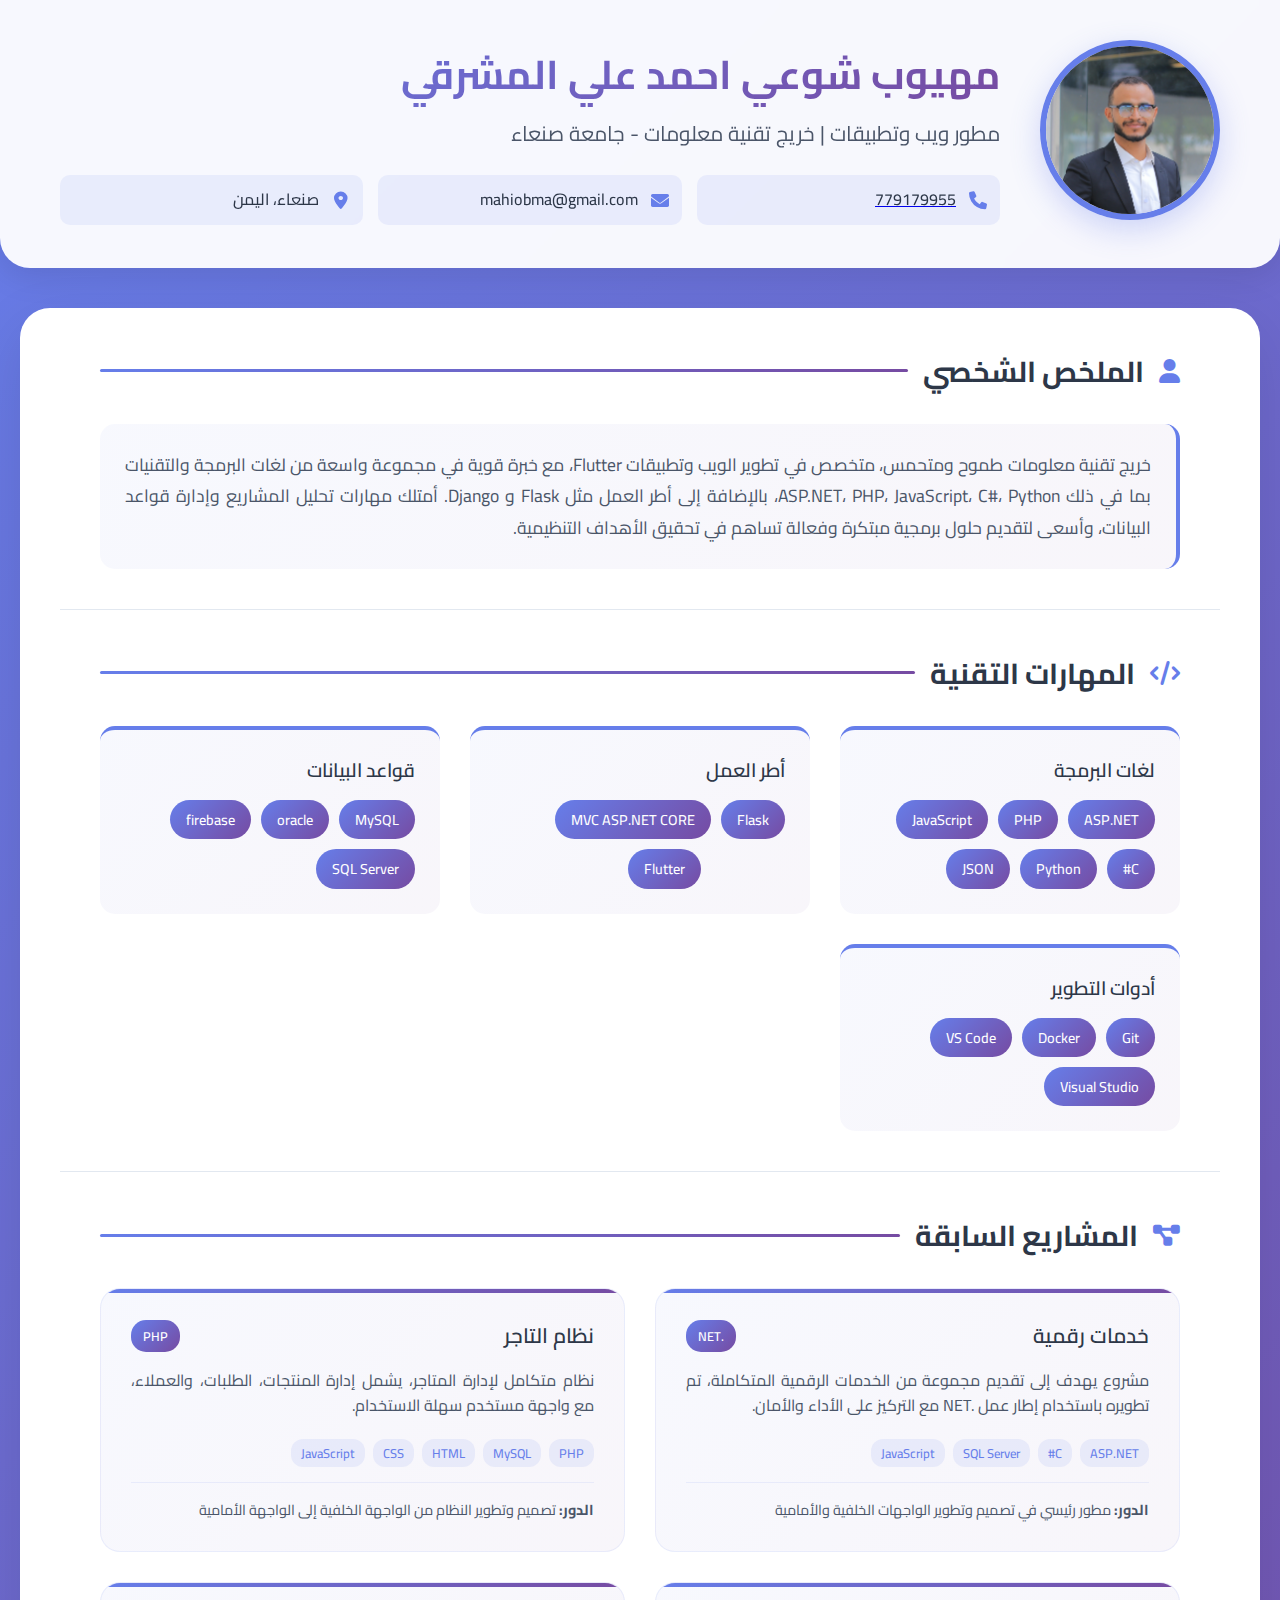
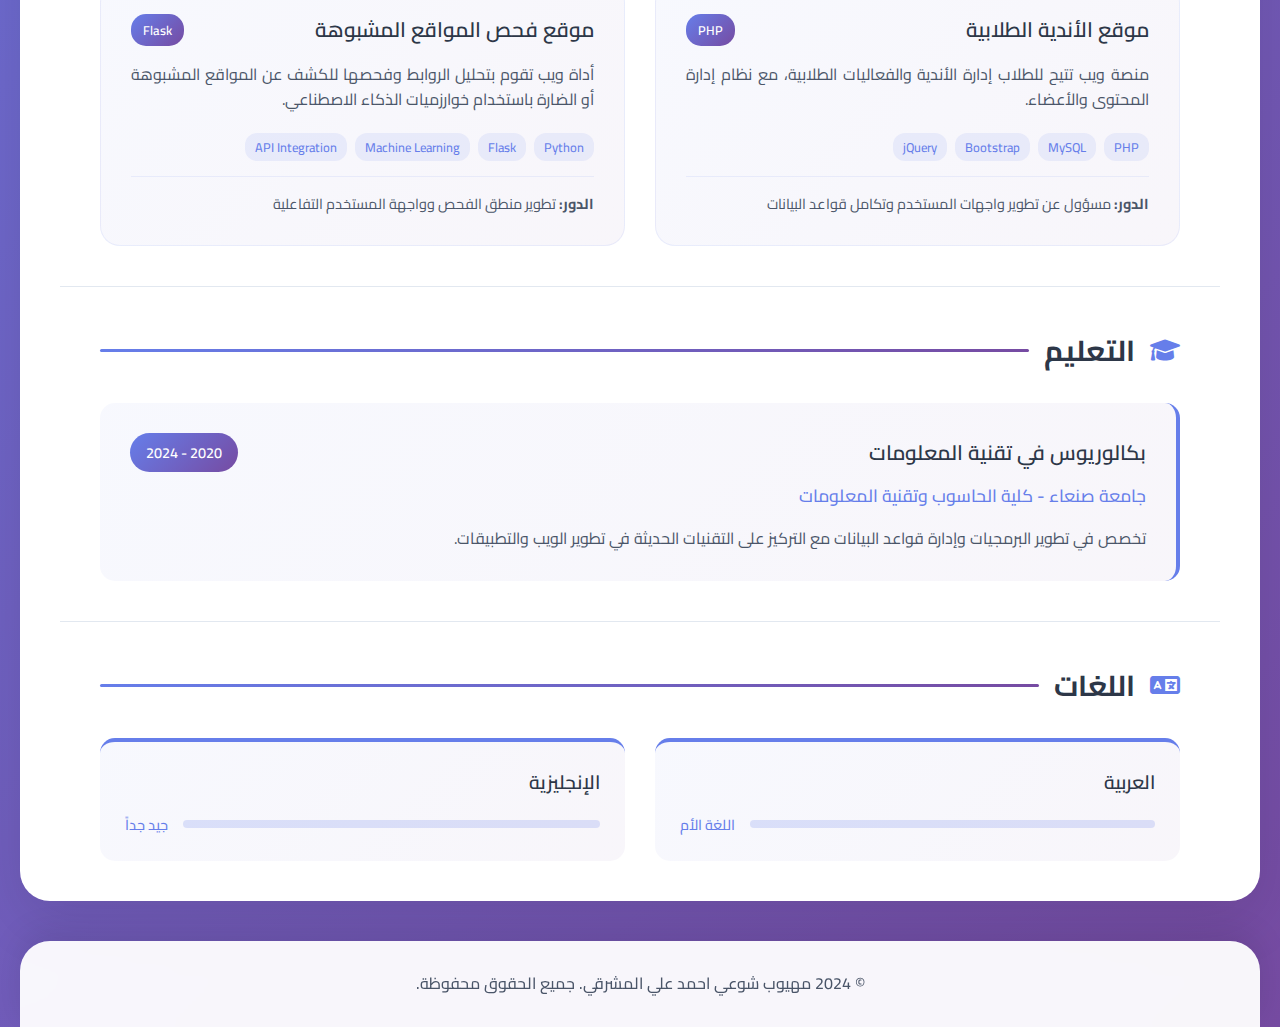
<file: index.html>
<!DOCTYPE html>
<html lang="ar" dir="rtl">
<head>
    <meta charset="UTF-8">
    <meta name="viewport" content="width=device-width, initial-scale=1.0">
    <meta name="google-site-verification" content="qbHo3qVWKmdDczbx-R2S_lJxfpfsizQJRcDN9Hz7ahE" />
    <meta name="description" content="السيرة الذاتية لمهيوب شوعي أحمد علي المشرقي، مطور ويب وتقنية معلومات.">
<meta name="keywords" content="مهيوب المشرقي, السيرة الذاتية, مهوب شوعي أحمد علي المشرقي, CV, mahyoub almashreqi">
<meta name="author" content="مهيوب شوعي أحمد علي المشرقي">
    <title>مهيوب شوعي احمد علي المشرقي - السيرة الذاتية</title>
    <link rel="stylesheet" href="styles.css">
    <link href="https://fonts.googleapis.com/css2?family=Cairo:wght@300;400;600;700&display=swap" rel="stylesheet">
    <link rel="stylesheet" href="https://cdnjs.cloudflare.com/ajax/libs/font-awesome/6.0.0/css/all.min.css">
</head>
<body>
    <!-- Header Section -->
    <header class="header">
        <div class="container">
            <div class="profile-section">
                <div class="profile-image-container">
    <img src="profile-placeholder.jpg" 
         alt="مهيوب شوعي احمد علي المشرقي" 
         class="profile-image">
    <div class="image-overlay"> 
    </div>
</div>
                <div class="profile-info">
                    <h1 class="name">مهيوب شوعي احمد علي المشرقي</h1>
                    <h2 class="title"> مطور ويب وتطبيقات | خريج تقنية معلومات - جامعة صنعاء</h2>
                    <div class="contact-info">
    <div class="contact-item">
    <i class="fas fa-phone"></i>
    <a href="https://wa.me/967779179955" target="_blank">
        <span>779179955</span>
    </a>
</div>


                        <div class="contact-item">
                            <i class="fas fa-envelope"></i>
                            <span>mahiobma@gmail.com</span>
                        </div>
                        <div class="contact-item">
                            <i class="fas fa-map-marker-alt"></i>
                            <span>صنعاء، اليمن</span>
                        </div>
                    </div>
                </div>
            </div>
        </div>
    </header>

    <!-- Main Content -->
    <main class="main-content">
        <div class="container">
            <!-- Summary Section -->
            <section class="section summary-section">
                <h3 class="section-title">
                    <i class="fas fa-user"></i>
                    الملخص الشخصي
                </h3>
                <div class="section-content">
                    <p class="summary-text">
                        خريج تقنية معلومات طموح ومتحمس، متخصص في تطوير الويب وتطبيقات Flutter، مع خبرة قوية في مجموعة واسعة من لغات البرمجة والتقنيات بما في ذلك ASP.NET، PHP، JavaScript، C#، Python، بالإضافة إلى أطر العمل مثل Flask و Django. أمتلك مهارات تحليل المشاريع وإدارة قواعد البيانات، وأسعى لتقديم حلول برمجية مبتكرة وفعالة تساهم في تحقيق الأهداف التنظيمية.
                    </p>
                </div>
            </section>

            <!-- Skills Section -->
            <section class="section skills-section">
                <h3 class="section-title">
                    <i class="fas fa-code"></i>
                    المهارات التقنية
                </h3>
                <div class="section-content">
                    <div class="skills-grid">
                        <div class="skill-category">
                            <h4>لغات البرمجة</h4>
                            <div class="skills-list">
                                <span class="skill-tag">ASP.NET</span>
                                <span class="skill-tag">PHP</span>
                                <span class="skill-tag">JavaScript</span>
                                <span class="skill-tag">C#</span>
                                <span class="skill-tag">Python</span>
                                <span class="skill-tag">JSON</span>
                            </div>
                        </div>
                        <div class="skill-category">
                            <h4>أطر العمل</h4>
                            <div class="skills-list">
                                <span class="skill-tag">Flask</span>
                                <span class="skill-tag">MVC ASP.NET CORE</span>

                                <span class="skill-tag">Django</span>
                                <span class="skill-tag">Flutter</span>
                            </div>
                        </div>
                        <div class="skill-category">
                            <h4>قواعد البيانات</h4>
                            <div class="skills-list">
                                <span class="skill-tag">MySQL</span>
                                <span class="skill-tag">oracle</span>
                                <span class="skill-tag">firebase</span>
                                <span class="skill-tag">SQL Server</span>
                            </div>
                        </div>
                        <div class="skill-category">
                            <h4>أدوات التطوير</h4>
                            <div class="skills-list">
                                <span class="skill-tag">Git</span>
                                <span class="skill-tag">Docker</span>
                                <span class="skill-tag">VS Code</span>
                                <span class="skill-tag">Visual Studio</span>
                            </div>
                        </div>
                    </div>
                </div>
            </section>

            <!-- Projects Section -->
            <section class="section projects-section">
                <h3 class="section-title">
                    <i class="fas fa-project-diagram"></i>
                    المشاريع السابقة
                </h3>
                <div class="section-content">
                    <div class="projects-grid">
                        <div class="project-card">
                            <div class="project-header">
                                <h4 class="project-title">خدمات رقمية</h4>
                                <div class="project-tech">.NET</div>
                            </div>
                            <p class="project-description">
                                مشروع يهدف إلى تقديم مجموعة من الخدمات الرقمية المتكاملة، تم تطويره باستخدام إطار عمل .NET مع التركيز على الأداء والأمان.
                            </p>
                            <div class="project-technologies">
                                <span class="tech-tag">ASP.NET</span>
                                <span class="tech-tag">C#</span>
                                <span class="tech-tag">SQL Server</span>
                                <span class="tech-tag">JavaScript</span>
                            </div>
                            <div class="project-role">
                                <strong>الدور:</strong> مطور رئيسي في تصميم وتطوير الواجهات الخلفية والأمامية
                            </div>
                        </div>

                        <div class="project-card">
                            <div class="project-header">
                                <h4 class="project-title">نظام التاجر</h4>
                                <div class="project-tech">PHP</div>
                            </div>
                            <p class="project-description">
                                نظام متكامل لإدارة المتاجر، يشمل إدارة المنتجات، الطلبات، والعملاء، مع واجهة مستخدم سهلة الاستخدام.
                            </p>
                            <div class="project-technologies">
                                <span class="tech-tag">PHP</span>
                                <span class="tech-tag">MySQL</span>
                                <span class="tech-tag">HTML</span>
                                <span class="tech-tag">CSS</span>
                                <span class="tech-tag">JavaScript</span>
                            </div>
                            <div class="project-role">
                                <strong>الدور:</strong> تصميم وتطوير النظام من الواجهة الخلفية إلى الواجهة الأمامية
                            </div>
                        </div>

                        <div class="project-card">
                            <div class="project-header">
                                <h4 class="project-title">موقع الأندية الطلابية</h4>
                                <div class="project-tech">PHP</div>
                            </div>
                            <p class="project-description">
                                منصة ويب تتيح للطلاب إدارة الأندية والفعاليات الطلابية، مع نظام إدارة المحتوى والأعضاء.
                            </p>
                            <div class="project-technologies">
                                <span class="tech-tag">PHP</span>
                                <span class="tech-tag">MySQL</span>
                                <span class="tech-tag">Bootstrap</span>
                                <span class="tech-tag">jQuery</span>
                            </div>
                            <div class="project-role">
                                <strong>الدور:</strong> مسؤول عن تطوير واجهات المستخدم وتكامل قواعد البيانات
                            </div>
                        </div>

                        <div class="project-card">
                            <div class="project-header">
                                <h4 class="project-title">موقع فحص المواقع المشبوهة</h4>
                                <div class="project-tech">Flask</div>
                            </div>
                            <p class="project-description">
                                أداة ويب تقوم بتحليل الروابط وفحصها للكشف عن المواقع المشبوهة أو الضارة باستخدام خوارزميات الذكاء الاصطناعي.
                            </p>
                            <div class="project-technologies">
                                <span class="tech-tag">Python</span>
                                <span class="tech-tag">Flask</span>
                                <span class="tech-tag">Machine Learning</span>
                                <span class="tech-tag">API Integration</span>
                            </div>
                            <div class="project-role">
                                <strong>الدور:</strong> تطوير منطق الفحص وواجهة المستخدم التفاعلية
                            </div>
                        </div>
                    </div>
                </div>
            </section>

            <!-- Education Section -->
            <section class="section education-section">
                <h3 class="section-title">
                    <i class="fas fa-graduation-cap"></i>
                    التعليم
                </h3>
                <div class="section-content">
                    <div class="education-item">
                        <div class="education-header">
                            <h4 class="degree">بكالوريوس في تقنية المعلومات</h4>
                            <div class="education-year">2020 - 2024</div>
                        </div>
                        <div class="university">جامعة صنعاء - كلية الحاسوب وتقنية المعلومات</div>
                        <div class="education-details">
                            <p>تخصص في تطوير البرمجيات وإدارة قواعد البيانات مع التركيز على التقنيات الحديثة في تطوير الويب والتطبيقات.</p>
                        </div>
                    </div>
                </div>
            </section>

            <!-- Languages Section -->
            <section class="section languages-section">
                <h3 class="section-title">
                    <i class="fas fa-language"></i>
                    اللغات
                </h3>
                <div class="section-content">
                    <div class="languages-grid">
                        <div class="language-item">
                            <div class="language-name">العربية</div>
                            <div class="language-level">
                                <div class="level-bar">
                                    <div class="level-fill" style="width: 100%"></div>
                                </div>
                                <span class="level-text">اللغة الأم</span>
                            </div>
                        </div>
                        <div class="language-item">
                            <div class="language-name">الإنجليزية</div>
                            <div class="language-level">
                                <div class="level-bar">
                                    <div class="level-fill" style="width: 85%"></div>
                                </div>
                                <span class="level-text">جيد جداً</span>
                            </div>
                        </div>
                    </div>
                </div>
            </section>
        </div>
    </main>

    <!-- Footer -->
    <footer class="footer">
        <div class="container">
            <p>&copy; 2024 مهيوب شوعي احمد علي المشرقي. جميع الحقوق محفوظة.</p>
        </div>
    </footer>

    <script src="script.js"></script>
</body>
</html>
</file>
<file: styles.css>
/* Reset and Base Styles */
* {
    margin: 0;
    padding: 0;
    box-sizing: border-box;
}

body {
    font-family: 'Cairo', sans-serif;
    line-height: 1.6;
    color: #333;
    background: linear-gradient(135deg, #667eea 0%, #764ba2 100%);
    min-height: 100vh;
}

.container {
    max-width: 1200px;
    margin: 0 auto;
    padding: 0 20px;
}

/* Header Styles */
.header {
    background: rgba(255, 255, 255, 0.95);
    backdrop-filter: blur(10px);
    box-shadow: 0 8px 32px rgba(0, 0, 0, 0.1);
    padding: 40px 0;
    margin-bottom: 40px;
    border-radius: 0 0 30px 30px;
}

.profile-section {
    display: flex;
    align-items: center;
    gap: 40px;
    flex-wrap: wrap;
}

.profile-image-container {
    position: relative;
    flex-shrink: 0;
}

.profile-image {
    width: 180px;
    height: 180px;
    border-radius: 50%;
    object-fit: cover;
    border: 6px solid #667eea;
    box-shadow: 0 10px 30px rgba(102, 126, 234, 0.3);
    transition: all 0.3s ease;
}

.profile-image:hover {
    transform: scale(1.05);
    box-shadow: 0 15px 40px rgba(102, 126, 234, 0.4);
}

.image-overlay {
    position: absolute;
    top: 0;
    left: 0;
    right: 0;
    bottom: 0;
    background: rgba(102, 126, 234, 0.8);
    border-radius: 50%;
    display: flex;
    flex-direction: column;
    align-items: center;
    justify-content: center;
    opacity: 0;
    transition: all 0.3s ease;
    cursor: pointer;
    color: white;
}

.profile-image-container:hover .image-overlay {
    opacity: 1;
}

.image-overlay i {
    font-size: 24px;
    margin-bottom: 8px;
}

.image-overlay span {
    font-size: 14px;
    font-weight: 600;
}

.profile-info {
    flex: 1;
    min-width: 300px;
}

.name {
    font-size: 2.5rem;
    font-weight: 700;
    color: #2d3748;
    margin-bottom: 10px;
    background: linear-gradient(135deg, #667eea, #764ba2);
    -webkit-background-clip: text;
    -webkit-text-fill-color: transparent;
    background-clip: text;
}

.title {
    font-size: 1.3rem;
    font-weight: 400;
    color: #4a5568;
    margin-bottom: 25px;
}

.contact-info {
    display: grid;
    grid-template-columns: repeat(auto-fit, minmax(250px, 1fr));
    gap: 15px;
}

.contact-item {
    display: flex;
    align-items: center;
    gap: 12px;
    padding: 12px;
    background: rgba(102, 126, 234, 0.1);
    border-radius: 10px;
    transition: all 0.3s ease;
}

.contact-item:hover {
    background: rgba(102, 126, 234, 0.2);
    transform: translateY(-2px);
}

.contact-item i {
    color: #667eea;
    font-size: 18px;
    width: 20px;
    text-align: center;
}

.contact-item span {
    font-weight: 500;
    color: #2d3748;
}

/* Main Content */
.main-content {
    background: white;
    border-radius: 30px;
    margin: 0 20px 40px;
    box-shadow: 0 20px 60px rgba(0, 0, 0, 0.1);
    overflow: hidden;
}

.section {
    padding: 40px;
    border-bottom: 1px solid #e2e8f0;
}

.section:last-child {
    border-bottom: none;
}

.section-title {
    font-size: 1.8rem;
    font-weight: 700;
    color: #2d3748;
    margin-bottom: 30px;
    display: flex;
    align-items: center;
    gap: 15px;
    position: relative;
}

.section-title::after {
    content: '';
    flex: 1;
    height: 3px;
    background: linear-gradient(135deg, #667eea, #764ba2);
    border-radius: 2px;
}

.section-title i {
    color: #667eea;
    font-size: 24px;
}

.section-content {
    animation: fadeInUp 0.6s ease-out;
}

/* Summary Section */
.summary-text {
    font-size: 1.1rem;
    line-height: 1.8;
    color: #4a5568;
    text-align: justify;
    padding: 25px;
    background: linear-gradient(135deg, rgba(102, 126, 234, 0.05), rgba(118, 75, 162, 0.05));
    border-radius: 15px;
    border-right: 4px solid #667eea;
}

/* Skills Section */
.skills-grid {
    display: grid;
    grid-template-columns: repeat(auto-fit, minmax(280px, 1fr));
    gap: 30px;
}

.skill-category {
    background: linear-gradient(135deg, rgba(102, 126, 234, 0.05), rgba(118, 75, 162, 0.05));
    padding: 25px;
    border-radius: 15px;
    border-top: 4px solid #667eea;
    transition: all 0.3s ease;
}

.skill-category:hover {
    transform: translateY(-5px);
    box-shadow: 0 10px 30px rgba(102, 126, 234, 0.15);
}

.skill-category h4 {
    font-size: 1.2rem;
    font-weight: 600;
    color: #2d3748;
    margin-bottom: 15px;
}

.skills-list {
    display: flex;
    flex-wrap: wrap;
    gap: 10px;
}

.skill-tag {
    background: linear-gradient(135deg, #667eea, #764ba2);
    color: white;
    padding: 8px 16px;
    border-radius: 20px;
    font-size: 0.9rem;
    font-weight: 500;
    transition: all 0.3s ease;
    cursor: pointer;
}

.skill-tag:hover {
    transform: translateY(-2px);
    box-shadow: 0 5px 15px rgba(102, 126, 234, 0.3);
}

/* Projects Section */
.projects-grid {
    display: grid;
    grid-template-columns: repeat(auto-fit, minmax(350px, 1fr));
    gap: 30px;
}

.project-card {
    background: linear-gradient(135deg, rgba(102, 126, 234, 0.05), rgba(118, 75, 162, 0.05));
    border-radius: 20px;
    padding: 30px;
    transition: all 0.3s ease;
    border: 1px solid rgba(102, 126, 234, 0.1);
    position: relative;
    overflow: hidden;
}

.project-card::before {
    content: '';
    position: absolute;
    top: 0;
    left: 0;
    right: 0;
    height: 4px;
    background: linear-gradient(135deg, #667eea, #764ba2);
}

.project-card:hover {
    transform: translateY(-10px);
    box-shadow: 0 20px 40px rgba(102, 126, 234, 0.15);
}

.project-header {
    display: flex;
    justify-content: space-between;
    align-items: center;
    margin-bottom: 15px;
}

.project-title {
    font-size: 1.3rem;
    font-weight: 600;
    color: #2d3748;
}

.project-tech {
    background: linear-gradient(135deg, #667eea, #764ba2);
    color: white;
    padding: 6px 12px;
    border-radius: 15px;
    font-size: 0.8rem;
    font-weight: 600;
}

.project-description {
    color: #4a5568;
    line-height: 1.6;
    margin-bottom: 20px;
    text-align: justify;
}

.project-technologies {
    display: flex;
    flex-wrap: wrap;
    gap: 8px;
    margin-bottom: 15px;
}

.tech-tag {
    background: rgba(102, 126, 234, 0.1);
    color: #667eea;
    padding: 4px 10px;
    border-radius: 12px;
    font-size: 0.8rem;
    font-weight: 500;
}

.project-role {
    color: #4a5568;
    font-size: 0.9rem;
    padding-top: 15px;
    border-top: 1px solid rgba(102, 126, 234, 0.1);
}

/* Education Section */
.education-item {
    background: linear-gradient(135deg, rgba(102, 126, 234, 0.05), rgba(118, 75, 162, 0.05));
    padding: 30px;
    border-radius: 15px;
    border-right: 4px solid #667eea;
}

.education-header {
    display: flex;
    justify-content: space-between;
    align-items: center;
    margin-bottom: 10px;
    flex-wrap: wrap;
    gap: 15px;
}

.degree {
    font-size: 1.3rem;
    font-weight: 600;
    color: #2d3748;
}

.education-year {
    background: linear-gradient(135deg, #667eea, #764ba2);
    color: white;
    padding: 8px 16px;
    border-radius: 20px;
    font-weight: 600;
    font-size: 0.9rem;
}

.university {
    font-size: 1.1rem;
    color: #667eea;
    font-weight: 500;
    margin-bottom: 15px;
}

.education-details p {
    color: #4a5568;
    line-height: 1.6;
}

/* Languages Section */
.languages-grid {
    display: grid;
    grid-template-columns: repeat(auto-fit, minmax(300px, 1fr));
    gap: 30px;
}

.language-item {
    background: linear-gradient(135deg, rgba(102, 126, 234, 0.05), rgba(118, 75, 162, 0.05));
    padding: 25px;
    border-radius: 15px;
    border-top: 4px solid #667eea;
}

.language-name {
    font-size: 1.2rem;
    font-weight: 600;
    color: #2d3748;
    margin-bottom: 15px;
}

.language-level {
    display: flex;
    align-items: center;
    gap: 15px;
}

.level-bar {
    flex: 1;
    height: 8px;
    background: rgba(102, 126, 234, 0.2);
    border-radius: 4px;
    overflow: hidden;
}

.level-fill {
    height: 100%;
    background: linear-gradient(135deg, #667eea, #764ba2);
    border-radius: 4px;
    transition: width 1s ease-in-out;
}

.level-text {
    font-weight: 500;
    color: #667eea;
    font-size: 0.9rem;
}

/* Footer */
.footer {
    background: rgba(255, 255, 255, 0.95);
    backdrop-filter: blur(10px);
    text-align: center;
    padding: 30px 0;
    margin: 0 20px;
    border-radius: 30px 30px 0 0;
    box-shadow: 0 -8px 32px rgba(0, 0, 0, 0.1);
}

.footer p {
    color: #4a5568;
    font-weight: 500;
}

/* Animations */
@keyframes fadeInUp {
    from {
        opacity: 0;
        transform: translateY(30px);
    }
    to {
        opacity: 1;
        transform: translateY(0);
    }
}

.section {
    animation: fadeInUp 0.6s ease-out;
}

/* Responsive Design */
@media (max-width: 768px) {
    .profile-section {
        flex-direction: column;
        text-align: center;
        gap: 30px;
    }
    
    .name {
        font-size: 2rem;
    }
    
    .title {
        font-size: 1.1rem;
    }
    
    .contact-info {
        grid-template-columns: 1fr;
    }
    
    .section {
        padding: 30px 20px;
    }
    
    .section-title {
        font-size: 1.5rem;
    }
    
    .projects-grid {
        grid-template-columns: 1fr;
    }
    
    .skills-grid {
        grid-template-columns: 1fr;
    }
    
    .languages-grid {
        grid-template-columns: 1fr;
    }
    
    .education-header {
        flex-direction: column;
        align-items: flex-start;
    }
}

@media (max-width: 480px) {
    .container {
        padding: 0 15px;
    }
    
    .main-content {
        margin: 0 15px 30px;
        border-radius: 20px;
    }
    
    .header {
        border-radius: 0 0 20px 20px;
    }
    
    .footer {
        margin: 0 15px;
        border-radius: 20px 20px 0 0;
    }
    
    .profile-image {
        width: 150px;
        height: 150px;
    }
    
    .name {
        font-size: 1.8rem;
    }
}

/* Print Styles */
@media print {
    body {
        background: white;
    }
    
    .header,
    .main-content,
    .footer {
        box-shadow: none;
        border-radius: 0;
        margin: 0;
    }
    
    .section {
        break-inside: avoid;
        page-break-inside: avoid;
    }
    
    .project-card {
        break-inside: avoid;
        page-break-inside: avoid;
    }
}
</file>
